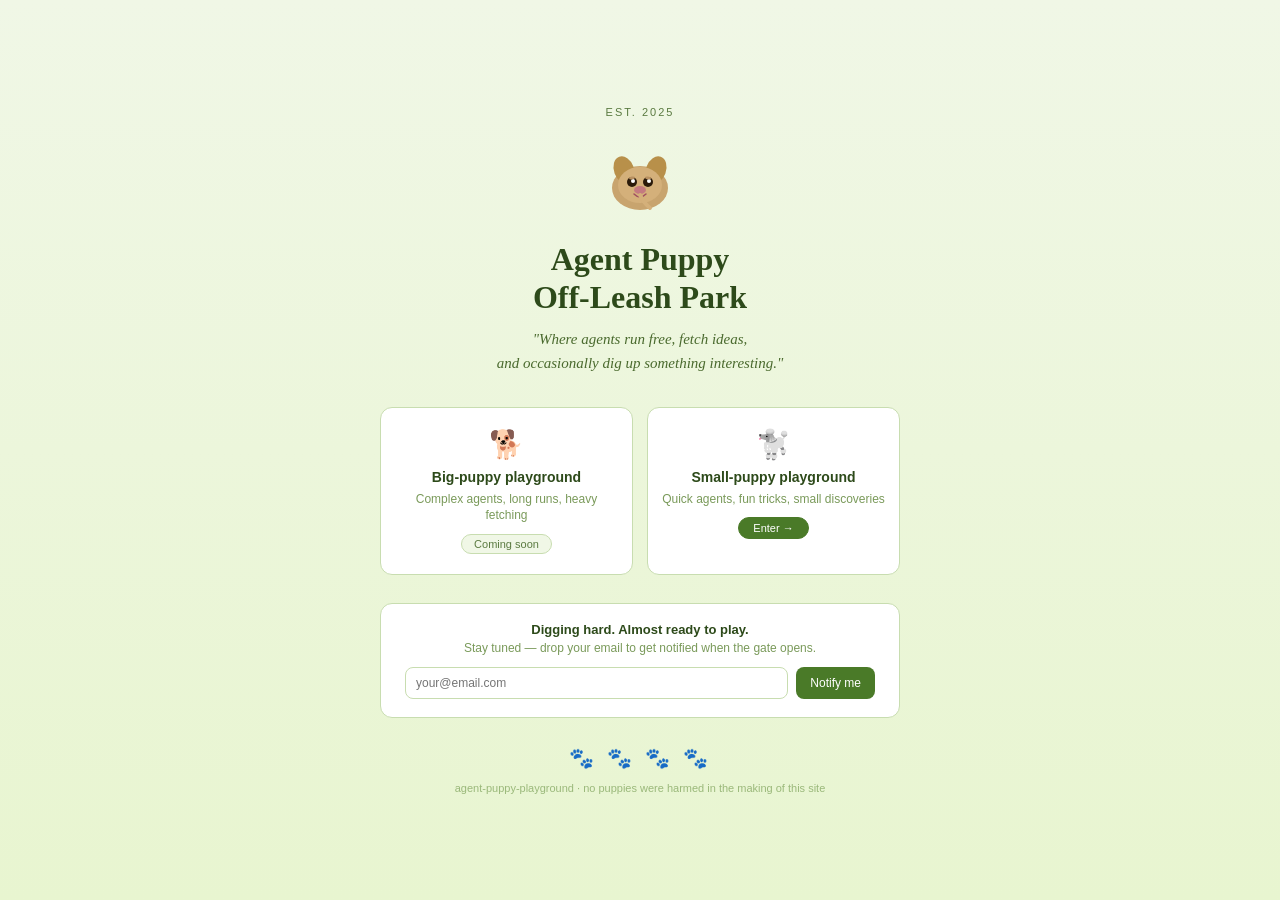
<file: index.html>
<!DOCTYPE html>
<html lang="en">
<head>
  <meta charset="UTF-8" />
  <meta name="viewport" content="width=device-width, initial-scale=1.0" />
  <title>Agent Puppy Off-Leash Park</title>

  <meta name="description" content="A playful home for tiny AI agent experiments — including the Small-puppy Playground, a multi-agent simulation with three cooperating puppies." />

  <link rel="icon" type="image/png" href="assets/favicon.png" />
  <link rel="apple-touch-icon" href="assets/favicon.png" />

  <meta property="og:type" content="website" />
  <meta property="og:title" content="Agent Puppy Off-Leash Park" />
  <meta property="og:description" content="Three puppies. Three specialties. One buried bone. A multi-agent simulation where you can watch memory evolve through communication." />
  <meta property="og:image" content="https://aurorawei2026.github.io/agent_puppy_playground/assets/og-image.png" />
  <meta property="og:url" content="https://aurorawei2026.github.io/agent_puppy_playground/" />

  <meta name="twitter:card" content="summary_large_image" />
  <meta name="twitter:title" content="Agent Puppy Off-Leash Park" />
  <meta name="twitter:description" content="Three puppies. Three specialties. One buried bone." />
  <meta name="twitter:image" content="https://aurorawei2026.github.io/agent_puppy_playground/assets/og-image.png" />

  <style>
    * { box-sizing: border-box; margin: 0; padding: 0; }

    body {
      font-family: Georgia, serif;
      background: linear-gradient(180deg, #f0f7e6 0%, #e8f5d0 100%);
      min-height: 100vh;
      display: flex;
      align-items: center;
      justify-content: center;
      padding: 40px 24px;
    }

    .container {
      text-align: center;
      max-width: 520px;
      width: 100%;
    }

    .badge {
      font-size: 11px;
      letter-spacing: 2px;
      text-transform: uppercase;
      color: #5a7a40;
      font-family: sans-serif;
      font-weight: 500;
      margin-bottom: 12px;
    }

    .dog-svg { margin-bottom: 16px; }

    h1 {
      font-size: 32px;
      font-weight: 700;
      color: #2d4a1a;
      line-height: 1.2;
      margin-bottom: 10px;
    }

    .tagline {
      font-size: 15px;
      color: #4a6a2e;
      font-style: italic;
      margin-bottom: 32px;
      line-height: 1.6;
    }

    .playgrounds {
      display: grid;
      grid-template-columns: 1fr 1fr;
      gap: 14px;
      margin-bottom: 28px;
    }

    .card {
      background: white;
      border: 1px solid #c8ddb0;
      border-radius: 12px;
      padding: 20px 14px;
    }

    .card-icon { font-size: 28px; margin-bottom: 8px; }

    .card h3 {
      font-size: 14px;
      font-weight: 600;
      color: #2d4a1a;
      font-family: sans-serif;
      margin-bottom: 6px;
    }

    .card p {
      font-size: 12px;
      color: #7a9a5a;
      font-family: sans-serif;
      line-height: 1.4;
      margin-bottom: 10px;
    }

    .pill {
      display: inline-block;
      font-size: 11px;
      background: #f0f7e6;
      color: #5a7a40;
      border-radius: 20px;
      padding: 3px 12px;
      font-family: sans-serif;
      border: 1px solid #c8ddb0;
    }

    .card a.enter {
      display: inline-block;
      font-size: 11px;
      background: #4a7a28;
      color: white;
      border-radius: 20px;
      padding: 4px 14px;
      font-family: sans-serif;
      font-weight: 500;
      text-decoration: none;
      border: 1px solid #4a7a28;
      transition: filter 0.15s;
    }
    .card a.enter:hover { filter: brightness(1.08); }

    .notify-box {
      background: white;
      border: 1px solid #c8ddb0;
      border-radius: 12px;
      padding: 18px 24px;
      margin-bottom: 28px;
    }

    .notify-box h4 {
      font-size: 13px;
      font-family: sans-serif;
      font-weight: 600;
      color: #2d4a1a;
      margin-bottom: 4px;
    }

    .notify-box p {
      font-size: 12px;
      color: #7a9a5a;
      font-family: sans-serif;
      margin-bottom: 12px;
    }

    .notify-row { display: flex; gap: 8px; }

    .notify-row input {
      flex: 1;
      padding: 8px 10px;
      border: 1px solid #c8ddb0;
      border-radius: 8px;
      font-size: 12px;
      outline: none;
      font-family: sans-serif;
    }

    .notify-row input:focus { border-color: #4a7a28; }

    .notify-row button {
      background: #4a7a28;
      color: white;
      border: none;
      border-radius: 8px;
      padding: 8px 14px;
      font-size: 12px;
      cursor: pointer;
      font-family: sans-serif;
      font-weight: 500;
    }

    .paws { margin-bottom: 12px; font-size: 20px; letter-spacing: 4px; }

    .footer {
      font-size: 11px;
      color: #9ab87a;
      font-family: sans-serif;
    }

    @keyframes wag {
      0%, 100% { transform: rotate(-15deg); }
      50% { transform: rotate(15deg); }
    }
    #tail { animation: wag 0.6s ease-in-out infinite; transform-origin: 45px 65px; }
  </style>
</head>
<body>
  <div class="container">

    <div class="badge">Est. 2025</div>

    <svg class="dog-svg" width="90" height="90" viewBox="0 0 90 90">
      <ellipse cx="45" cy="58" rx="28" ry="22" fill="#c8a46e"/>
      <ellipse cx="29" cy="40" rx="10" ry="14" fill="#b8904a" transform="rotate(-20 29 40)"/>
      <ellipse cx="61" cy="40" rx="10" ry="14" fill="#b8904a" transform="rotate(20 61 40)"/>
      <ellipse cx="45" cy="55" rx="22" ry="18" fill="#d4b07a"/>
      <ellipse cx="37" cy="52" rx="5" ry="5" fill="#2a1a0a"/>
      <ellipse cx="53" cy="52" rx="5" ry="5" fill="#2a1a0a"/>
      <ellipse cx="38" cy="51" rx="2" ry="2" fill="white"/>
      <ellipse cx="54" cy="51" rx="2" ry="2" fill="white"/>
      <ellipse cx="45" cy="60" rx="6" ry="4" fill="#c47a80"/>
      <path d="M39 64 Q45 70 51 64" stroke="#a05060" stroke-width="1.5" fill="none" stroke-linecap="round"/>
      <ellipse cx="37" cy="48" rx="3" ry="1.5" fill="#b89060" transform="rotate(-10 37 48)"/>
      <ellipse cx="53" cy="48" rx="3" ry="1.5" fill="#b89060" transform="rotate(10 53 48)"/>
      <path id="tail" d="M45 65 Q48 72 55 78" stroke="#d4b07a" stroke-width="4" stroke-linecap="round" fill="none"/>
    </svg>

    <h1>Agent Puppy<br>Off-Leash Park</h1>

    <p class="tagline">"Where agents run free, fetch ideas,<br>and occasionally dig up something interesting."</p>

    <div class="playgrounds">
      <div class="card">
        <div class="card-icon">🐕</div>
        <h3>Big-puppy playground</h3>
        <p>Complex agents, long runs, heavy fetching</p>
        <span class="pill">Coming soon</span>
      </div>
      <div class="card">
        <div class="card-icon">🐩</div>
        <h3>Small-puppy playground</h3>
        <p>Quick agents, fun tricks, small discoveries</p>
        <a class="enter" href="playground/">Enter →</a>
      </div>
    </div>

    <div class="notify-box">
      <h4>Digging hard. Almost ready to play.</h4>
      <p>Stay tuned — drop your email to get notified when the gate opens.</p>
      <div class="notify-row">
        <input type="email" placeholder="your@email.com" />
        <button>Notify me</button>
      </div>
    </div>

    <div class="paws">🐾 🐾 🐾 🐾</div>

    <p class="footer">agent-puppy-playground · no puppies were harmed in the making of this site</p>

  </div>
</body>
</html>
</file>
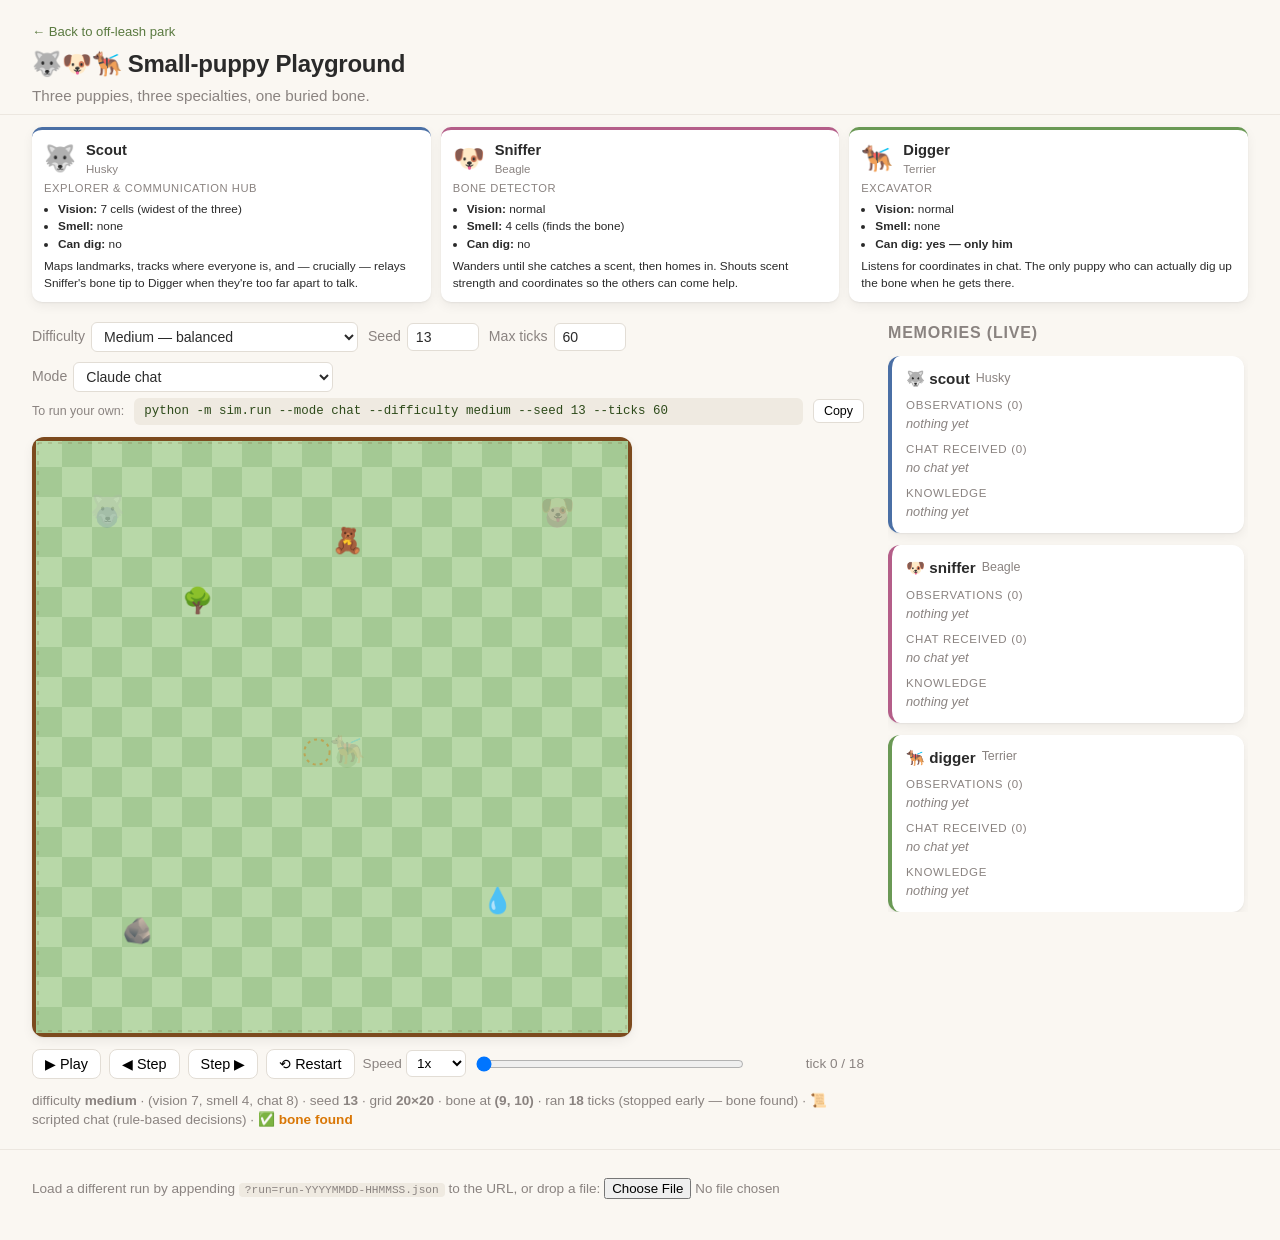
<file: playground/index.html>
<!DOCTYPE html>
<html lang="en">
<head>
  <meta charset="UTF-8" />
  <meta name="viewport" content="width=device-width, initial-scale=1.0" />
  <title>Small-puppy Playground — Replay Viewer</title>

  <meta name="description" content="Watch Scout, Sniffer, and Digger cooperate to find a buried bone. A multi-agent simulation with live memory visualization." />

  <link rel="icon" type="image/png" href="../assets/favicon.png" />
  <link rel="apple-touch-icon" href="../assets/favicon.png" />

  <meta property="og:type" content="website" />
  <meta property="og:title" content="Small-puppy Playground — Agent Puppy Playground" />
  <meta property="og:description" content="Three puppies. Three specialties. One buried bone. Watch memory evolve in real time." />
  <meta property="og:image" content="https://aurorawei2026.github.io/agent_puppy_playground/assets/og-image.png" />
  <meta property="og:url" content="https://aurorawei2026.github.io/agent_puppy_playground/playground/" />

  <meta name="twitter:card" content="summary_large_image" />
  <meta name="twitter:title" content="Small-puppy Playground" />
  <meta name="twitter:description" content="Three puppies. Three specialties. One buried bone." />
  <meta name="twitter:image" content="https://aurorawei2026.github.io/agent_puppy_playground/assets/og-image.png" />

  <link rel="stylesheet" href="style.css?v=5" />
</head>
<body>
  <header>
    <a class="back" href="../">← Back to off-leash park</a>
    <h1>🐺🐶🐕‍🦺 Small-puppy Playground</h1>
    <p class="subtitle">Three puppies, three specialties, one buried bone.</p>
  </header>

  <!-- Puppy profile cards: static, role/stat info for each dog. -->
  <section class="profiles">
    <div class="profile scout">
      <div class="profile-head">
        <span class="profile-emoji">🐺</span>
        <div>
          <h3>Scout</h3>
          <div class="profile-breed">Husky</div>
        </div>
      </div>
      <p class="profile-role">Explorer &amp; communication hub</p>
      <ul class="profile-stats">
        <li><b>Vision:</b> 7 cells (widest of the three)</li>
        <li><b>Smell:</b> none</li>
        <li><b>Can dig:</b> no</li>
      </ul>
      <p class="profile-desc">
        Maps landmarks, tracks where everyone is, and — crucially — relays
        Sniffer's bone tip to Digger when they're too far apart to talk.
      </p>
    </div>

    <div class="profile sniffer">
      <div class="profile-head">
        <span class="profile-emoji">🐶</span>
        <div>
          <h3>Sniffer</h3>
          <div class="profile-breed">Beagle</div>
        </div>
      </div>
      <p class="profile-role">Bone detector</p>
      <ul class="profile-stats">
        <li><b>Vision:</b> normal</li>
        <li><b>Smell:</b> 4 cells (finds the bone)</li>
        <li><b>Can dig:</b> no</li>
      </ul>
      <p class="profile-desc">
        Wanders until she catches a scent, then homes in. Shouts scent
        strength and coordinates so the others can come help.
      </p>
    </div>

    <div class="profile digger">
      <div class="profile-head">
        <span class="profile-emoji">🐕‍🦺</span>
        <div>
          <h3>Digger</h3>
          <div class="profile-breed">Terrier</div>
        </div>
      </div>
      <p class="profile-role">Excavator</p>
      <ul class="profile-stats">
        <li><b>Vision:</b> normal</li>
        <li><b>Smell:</b> none</li>
        <li><b>Can dig:</b> <b>yes — only him</b></li>
      </ul>
      <p class="profile-desc">
        Listens for coordinates in chat. The only puppy who can actually
        dig up the bone when he gets there.
      </p>
    </div>
  </section>

  <main>
    <section class="stage">
      <div class="run-picker">
        <div class="row">
          <label>
            Difficulty
            <select id="run-select">
              <option value="sample-easy.json">Easy — big sense ranges, chatty</option>
              <option value="sample-medium.json" selected>Medium — balanced</option>
              <option value="sample-hard.json">Hard — small ranges, quiet</option>
              <option value="sample-brain.json">🧠 Claude brain (LLM decides)</option>
              <option value="latest.json">Latest (whatever you last generated)</option>
            </select>
          </label>
          <label class="num">
            Seed
            <input id="input-seed" type="number" value="13" min="0" step="1" />
          </label>
          <label class="num" title="Max number of simulation ticks to run. The sim stops early if the bone is found.">
            Max ticks
            <input id="input-ticks" type="number" value="60" min="1" step="1" />
          </label>
          <label class="num" title="rules = no API calls. chat = Claude writes the puppies' speech. brain = Claude decides AND speaks.">
            Mode
            <select id="input-mode">
              <option value="rules">Rules only (free)</option>
              <option value="chat" selected>Claude chat</option>
              <option value="brain">Claude brain</option>
            </select>
          </label>
        </div>
        <div class="row command-row">
          <span class="hint">To run your own:</span>
          <code id="cli-command">python -m sim.run --no-llm --difficulty medium --seed 13 --ticks 60</code>
          <button id="btn-copy" type="button">Copy</button>
        </div>
      </div>

      <div class="canvas-wrap">
        <canvas id="grid" width="600" height="600"></canvas>
        <div id="speech-layer"></div>
      </div>

      <div class="controls">
        <button id="btn-play">▶ Play</button>
        <button id="btn-step-back">◀ Step</button>
        <button id="btn-step">Step ▶</button>
        <button id="btn-restart">⟲ Restart</button>
        <label class="speed">
          Speed
          <select id="speed">
            <option value="800">0.5x</option>
            <option value="400" selected>1x</option>
            <option value="200">2x</option>
            <option value="100">4x</option>
          </select>
        </label>
        <input type="range" id="scrubber" min="0" max="0" value="0" />
        <span id="tick-label">tick 0 / 0</span>
      </div>

      <div class="meta" id="meta"></div>
    </section>

    <aside class="memories">
      <h2>Memories (live)</h2>
      <div class="memory-cards" id="memory-cards"></div>
    </aside>
  </main>

  <footer>
    <p>
      Load a different run by appending <code>?run=run-YYYYMMDD-HHMMSS.json</code>
      to the URL, or drop a file:
      <input type="file" id="file-picker" accept=".json" />
    </p>
  </footer>

  <script src="viewer.js?v=5"></script>
</body>
</html>
</file>
<file: playground/style.css>
:root {
  --bg: #faf7f2;
  --fg: #2a2a2a;
  --muted: #8a8380;
  --accent: #d97706;
  --grass: #b8d8a8;
  --grass-2: #a4c994;
  --fence: #7c4a1e;
  --card: #ffffff;
  --card-shadow: 0 1px 2px rgba(0, 0, 0, 0.06), 0 4px 12px rgba(0, 0, 0, 0.06);
  --scout: #4a6fa5;
  --sniffer: #b45e89;
  --digger: #6a9955;
}

* { box-sizing: border-box; }

body {
  margin: 0;
  font-family: -apple-system, BlinkMacSystemFont, "Segoe UI", Helvetica, Arial, sans-serif;
  background: var(--bg);
  color: var(--fg);
  line-height: 1.4;
}

header {
  padding: 20px 32px 8px;
  border-bottom: 1px solid #ece7e0;
}

header .back {
  display: inline-block;
  font-size: 0.82rem;
  color: #5a7a40;
  text-decoration: none;
  margin-bottom: 6px;
}
header .back:hover { text-decoration: underline; }

header h1 {
  margin: 0;
  font-size: 1.5rem;
  letter-spacing: -0.01em;
}

header .subtitle {
  margin: 4px 0 0;
  color: var(--muted);
  font-size: 0.95rem;
}

/* ------------------ puppy profile cards ------------------ */

.profiles {
  display: grid;
  grid-template-columns: repeat(3, 1fr);
  gap: 10px;
  padding: 12px 32px 0;
}

.profile {
  background: var(--card);
  border-radius: 10px;
  padding: 10px 12px;
  box-shadow: var(--card-shadow);
  border-top: 3px solid #ddd;
}

.profile.scout   { border-top-color: var(--scout); }
.profile.sniffer { border-top-color: var(--sniffer); }
.profile.digger  { border-top-color: var(--digger); }

.profile-head {
  display: flex;
  align-items: center;
  gap: 10px;
  margin-bottom: 4px;
}

.profile-emoji {
  font-size: 1.6rem;
  line-height: 1;
}

.profile h3 {
  margin: 0;
  font-size: 0.92rem;
}

.profile-breed {
  color: var(--muted);
  font-size: 0.72rem;
}

.profile-role {
  font-size: 0.7rem;
  color: var(--muted);
  text-transform: uppercase;
  letter-spacing: 0.05em;
  margin: 0 0 4px;
}

.profile-stats {
  margin: 4px 0 6px;
  padding-left: 14px;
  font-size: 0.74rem;
  color: var(--fg);
}
.profile-stats li { margin-bottom: 1px; }

.profile-desc {
  margin: 0;
  font-size: 0.74rem;
  color: var(--fg);
  line-height: 1.4;
}

/* ------------------ run / difficulty picker ------------------ */

.run-picker {
  display: flex;
  flex-direction: column;
  gap: 6px;
  font-size: 0.88rem;
}

.run-picker .row {
  display: flex;
  flex-wrap: wrap;
  align-items: center;
  gap: 10px;
}

.run-picker label {
  display: inline-flex;
  align-items: center;
  gap: 6px;
  color: var(--muted);
}

.run-picker select,
.run-picker input[type="number"] {
  font-size: 0.88rem;
  padding: 5px 8px;
  border-radius: 6px;
  border: 1px solid #e2ddd5;
  background: white;
  color: var(--fg);
}

.run-picker select { min-width: 260px; }

.run-picker input[type="number"] {
  width: 72px;
  font-variant-numeric: tabular-nums;
}

.run-picker label.check {
  gap: 4px;
  font-size: 0.82rem;
}
.run-picker label.check input { margin: 0; }

.run-picker .hint {
  color: var(--muted);
  font-size: 0.78rem;
}

.run-picker .command-row code {
  flex: 1;
  background: #efeae1;
  padding: 5px 10px;
  border-radius: 6px;
  font-size: 0.78rem;
  color: #2d4a1a;
  white-space: nowrap;
  overflow-x: auto;
}

.run-picker #btn-copy {
  background: white;
  border: 1px solid #e2ddd5;
  border-radius: 6px;
  padding: 4px 10px;
  font-size: 0.78rem;
  cursor: pointer;
  transition: background 0.15s;
}
.run-picker #btn-copy:hover { background: #f3efe9; }
.run-picker #btn-copy.copied {
  background: #d7ecc1;
  border-color: #9dca6d;
  color: #2d4a1a;
}

main {
  display: grid;
  grid-template-columns: minmax(620px, 1fr) 360px;
  gap: 24px;
  padding: 20px 32px;
  align-items: start;
}

.stage {
  display: flex;
  flex-direction: column;
  gap: 12px;
}

.canvas-wrap {
  position: relative;
  width: 600px;
  height: 600px;
}

#grid {
  display: block;
  border-radius: 12px;
  box-shadow: var(--card-shadow);
}

#speech-layer {
  position: absolute;
  inset: 0;
  pointer-events: none;
}

.bubble {
  position: absolute;
  max-width: 220px;
  background: white;
  border-radius: 14px;
  padding: 8px 12px;
  font-size: 0.85rem;
  box-shadow: 0 4px 12px rgba(0, 0, 0, 0.12);
  transform: translate(-50%, -110%);
  transition: opacity 0.2s ease;
}

.bubble::after {
  content: "";
  position: absolute;
  left: 50%;
  bottom: -8px;
  transform: translateX(-50%);
  border: 6px solid transparent;
  border-top-color: white;
}

.bubble.scout   { border-left: 3px solid var(--scout); }
.bubble.sniffer { border-left: 3px solid var(--sniffer); }
.bubble.digger  { border-left: 3px solid var(--digger); }

.bubble .who { font-weight: 600; font-size: 0.75rem; opacity: 0.7; margin-bottom: 2px; }

/* Minimal thought indicator: just a floating 💭 cloud above the puppy.
   Full text lives in the memory card's Thoughts section. */
.thought-indicator {
  position: absolute;
  font-size: 1.25rem;
  line-height: 1;
  pointer-events: auto;              /* so the title tooltip works on hover */
  transform: translate(-50%, -230%);  /* sit well above chat bubbles */
  filter: drop-shadow(0 1px 2px rgba(0, 0, 0, 0.15));
  animation: thought-pop 220ms ease-out;
}

@keyframes thought-pop {
  from { transform: translate(-50%, -210%) scale(0.6); opacity: 0; }
  to   { transform: translate(-50%, -230%) scale(1);   opacity: 1; }
}

.controls {
  display: flex;
  align-items: center;
  gap: 8px;
  flex-wrap: wrap;
}

.controls button {
  background: white;
  border: 1px solid #e2ddd5;
  border-radius: 8px;
  padding: 6px 12px;
  font-size: 0.9rem;
  cursor: pointer;
  transition: background 0.15s;
}

.controls button:hover { background: #f3efe9; }
.controls button:active { background: #ebe6de; }

.controls .speed {
  font-size: 0.85rem;
  color: var(--muted);
  display: flex;
  align-items: center;
  gap: 4px;
}

.controls select {
  font-size: 0.85rem;
  padding: 4px 6px;
  border-radius: 6px;
  border: 1px solid #e2ddd5;
  background: white;
}

#scrubber {
  flex: 1;
  min-width: 120px;
}

#tick-label {
  font-size: 0.85rem;
  color: var(--muted);
  font-variant-numeric: tabular-nums;
  min-width: 110px;
  text-align: right;
}

.meta {
  font-size: 0.85rem;
  color: var(--muted);
}

.meta .done { color: var(--accent); font-weight: 600; }

.memories {
  position: sticky;
  top: 20px;
}

.memories h2 {
  margin: 0 0 12px;
  font-size: 1rem;
  text-transform: uppercase;
  letter-spacing: 0.05em;
  color: var(--muted);
}

.memory-cards {
  display: flex;
  flex-direction: column;
  gap: 12px;
  max-height: 78vh;
  overflow-y: auto;
  padding-right: 4px;
}

.card {
  background: var(--card);
  border-radius: 12px;
  padding: 12px 14px;
  box-shadow: var(--card-shadow);
  border-left: 4px solid #ddd;
}

.card.scout   { border-left-color: var(--scout); }
.card.sniffer { border-left-color: var(--sniffer); }
.card.digger  { border-left-color: var(--digger); }

.card h3 {
  margin: 0 0 6px;
  font-size: 0.95rem;
  display: flex;
  align-items: center;
  gap: 6px;
}

.card .breed {
  color: var(--muted);
  font-size: 0.78rem;
  font-weight: 400;
}

.card .section-title {
  margin-top: 8px;
  font-size: 0.72rem;
  text-transform: uppercase;
  letter-spacing: 0.06em;
  color: var(--muted);
}

/* Collapsible Thoughts section — a <details><summary> pair. */
.card .thoughts-details {
  margin-top: 6px;
}
.card .thoughts-details > summary.section-title {
  cursor: pointer;
  list-style: none;
  user-select: none;
  padding: 2px 0;
  display: flex;
  align-items: center;
  gap: 4px;
}
.card .thoughts-details > summary.section-title::before {
  content: "▸";
  font-size: 0.7rem;
  color: var(--muted);
  transition: transform 0.15s ease;
  display: inline-block;
}
.card .thoughts-details[open] > summary.section-title::before {
  transform: rotate(90deg);
}
.card .thoughts-details > summary.section-title:hover {
  color: var(--fg);
}
.card .thoughts-list {
  color: #5a5550;
}
.card .thoughts-list em { font-style: italic; }

/* Warning chip for LLM fallback counts in the meta line. */
.meta .warn {
  color: #c67b00;
  font-weight: 600;
}

.card ul {
  margin: 2px 0 0;
  padding-left: 18px;
  font-size: 0.82rem;
}

.card ul li {
  margin-bottom: 2px;
}

.card .empty {
  font-size: 0.8rem;
  color: var(--muted);
  font-style: italic;
  margin-top: 2px;
}

.card .mem-new {
  animation: flash 0.6s ease-out;
}

@keyframes flash {
  0%   { background: rgba(217, 119, 6, 0.25); }
  100% { background: transparent; }
}

footer {
  padding: 14px 32px 28px;
  font-size: 0.85rem;
  color: var(--muted);
  border-top: 1px solid #ece7e0;
}

footer code {
  background: #efeae1;
  padding: 1px 6px;
  border-radius: 4px;
  font-size: 0.82em;
}
</file>
